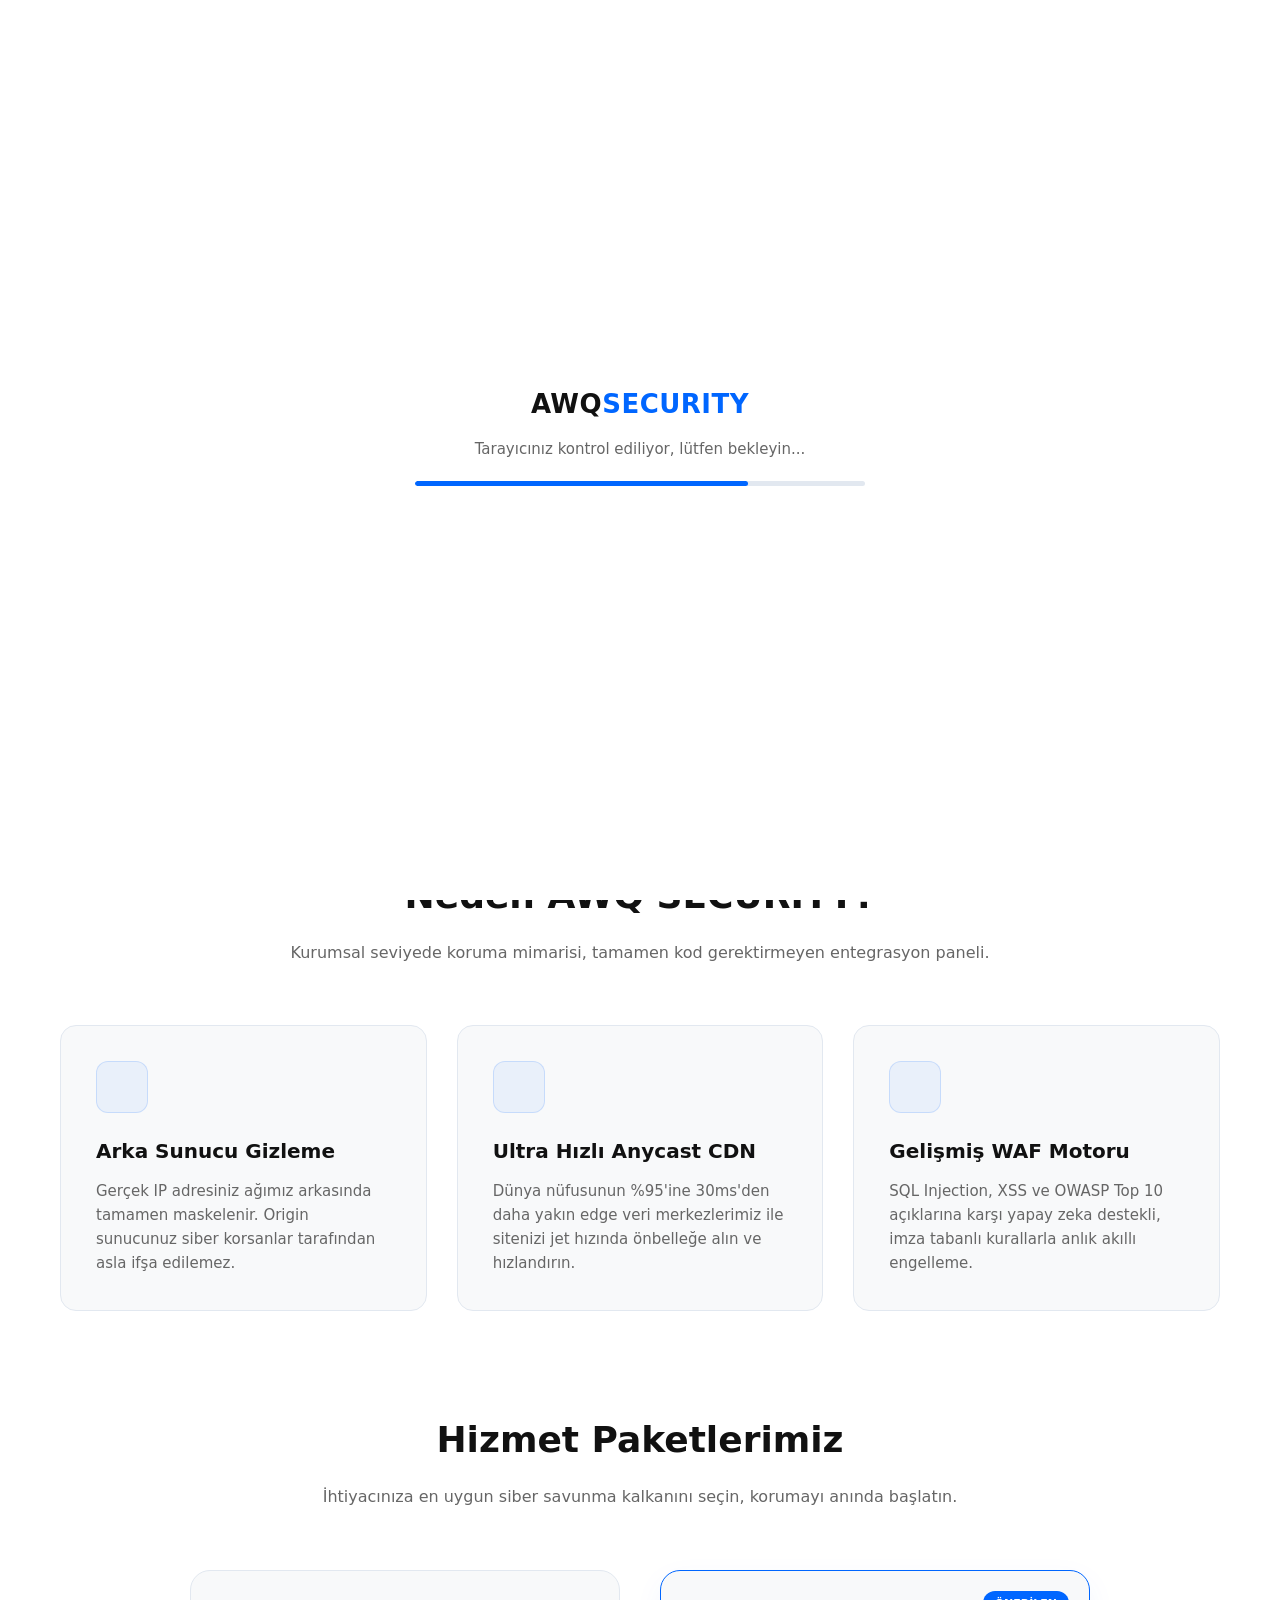
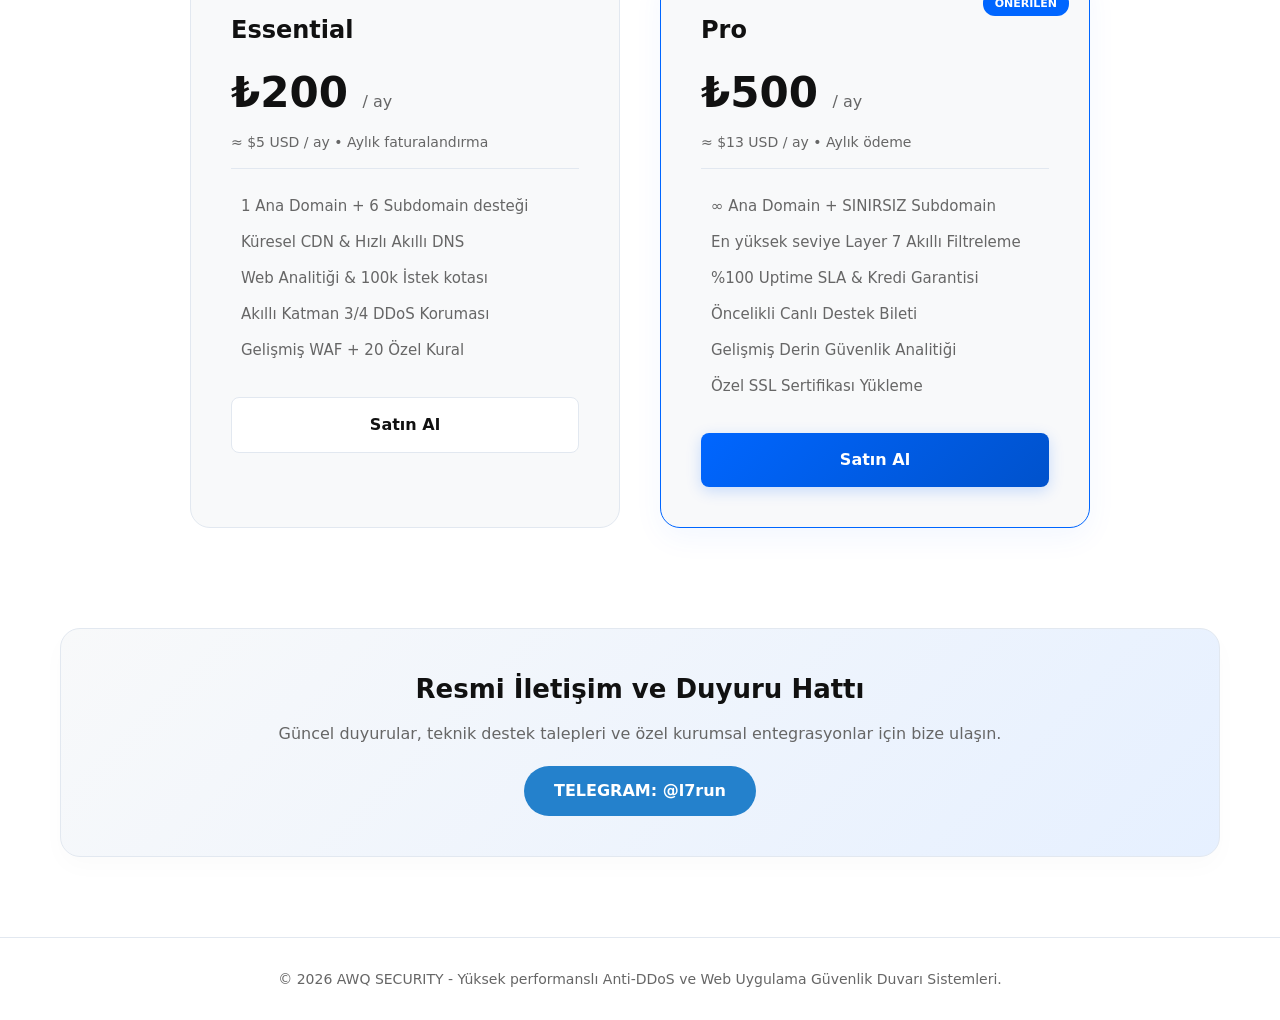
<file: index.html>
<!DOCTYPE html>
<html lang="tr">
<head>
    <meta charset="UTF-8">
    <meta name="viewport" content="width=device-width, initial-scale=1.0">
    <title>AWQ SECURITY // Next-Gen Anti-DDoS & Web Application Firewall</title>
    <link rel="stylesheet" href="https://cloudflare.com">
    <style>
        :root {
            --awq-bg-white: #ffffff;      /* Temiz beyaz ana arka plan */
            --awq-bg-card: #f8f9fa;       /* Hafif gri-beyaz kurumsal kartlar */
            --awq-accent-blue: #0066ff;   /* İstediğiniz parlak siber mavi */
            --awq-accent-glow: #0052cc;   /* Koyu mavi tonları */
            --awq-text-main: #111111;     /* Beyaz temada okunabilir koyu yazılar */
            --awq-text-muted: #666666;    /* Gri yardımcı yazılar */
            --awq-border: #e2e8f0;        /* Temiz ince kenarlık çizgileri */
            --awq-neon-green: #00cc44;
        }
        * { margin: 0; padding: 0; box-sizing: border-box; font-family: system-ui, -apple-system, BlinkMacSystemFont, sans-serif; }
        body {
            background-color: var(--awq-bg-white); color: var(--awq-text-main);
            line-height: 1.6; overflow-x: hidden;
        }
        /* --- AWQ WAF BEYAZ UAM DOĞRULAMA EKRANI --- */
        #awq-uam-overlay {
            position: fixed; top: 0; left: 0; width: 100%; height: 100%; background: var(--awq-bg-white); z-index: 99999;
            display: flex; flex-direction: column; justify-content: center; align-items: center; transition: opacity 0.5s ease, visibility 0.5s ease;
        }
        .awq-uam-wrapper { width: 90%; max-width: 450px; text-align: center; }
        .awq-uam-title { font-size: 26px; font-weight: 800; color: var(--awq-text-main); margin-bottom: 12px; letter-spacing: 0.5px; }
        .awq-uam-title span { color: var(--awq-accent-blue); }
        .awq-uam-loading-text { color: var(--awq-text-muted); font-size: 15px; margin-bottom: 20px; transition: all 0.5s ease; position: relative; }
        .awq-uam-bar-bg { width: 100%; height: 5px; background: #e2e8f0; border-radius: 3px; overflow: hidden; margin-bottom: 30px; transition: all 0.5s ease; }
        .awq-uam-bar-fill { width: 0%; height: 100%; background: var(--awq-accent-blue); border-radius: 3px; }
        .awq-fade-slide-out { opacity: 0; transform: translateX(50px); filter: blur(5px); }
        /* Beyaz Captcha Kutusu */
        .awq-captcha-box {
            background: var(--awq-bg-card); border: 1px solid var(--awq-border); border-radius: 8px; padding: 22px;
            display: none; justify-content: space-between; align-items: center; box-shadow: 0 10px 25px rgba(0, 102, 255, 0.05); opacity: 0; transform: scale(0.9); transition: all 0.5s ease;
        }
        .awq-captcha-left { display: flex; align-items: center; gap: 15px; cursor: pointer; }
        .awq-captcha-check { width: 26px; height: 26px; border: 2px solid #cbd5e1; border-radius: 4px; display: flex; align-items: center; justify-content: center; transition: 0.3s; background: #ffffff; }
        .awq-captcha-check:hover { border-color: var(--awq-accent-blue); }
        .awq-captcha-check i { font-size: 14px; color: var(--awq-neon-green); display: none; }
        .awq-captcha-text { color: var(--awq-text-main); font-size: 15px; font-weight: 500; user-select: none; }
        .awq-captcha-logo { text-align: right; }
        .awq-captcha-logo i { font-size: 24px; color: var(--awq-accent-blue); margin-bottom: 2px; }
        .awq-captcha-logo p { font-size: 10px; color: var(--awq-text-muted); font-weight: bold; letter-spacing: 0.5px; }
        .awq-captcha-loading { width: 18px; height: 18px; border: 2px solid transparent; border-top-color: var(--awq-accent-blue); border-radius: 50%; display: none; animation: awq-spin 0.8s linear infinite; }
        @keyframes awq-spin { to { transform: rotate(360deg); } }
    </style>
</head>
<body>
    <div id="awq-uam-overlay">
        <div class="awq-uam-wrapper">
            <div class="awq-uam-title">AWQ<span>SECURITY</span></div>
            <div id="awq-txt" class="awq-uam-loading-text"><i class="fa-solid fa-circle-notch fa-spin"></i> Tarayıcınız kontrol ediliyor, lütfen bekleyin...</div>
            <div id="awq-bar" class="awq-uam-bar-bg"><div id="awq-fill" class="awq-uam-bar-fill"></div></div>
            <div id="awq-captcha" class="awq-captcha-box">
                <div class="awq-captcha-left" id="captchaTrigger">
                    <div class="awq-captcha-check" id="captchaCheck"><i class="fa-solid fa-check"></i><div class="awq-captcha-loading" id="captchaLoad"></div></div>
                    <span class="awq-captcha-text" id="captchaStatusText">Ben robot değilim</span>
                </div>
                <div class="awq-captcha-logo"><i class="fa-solid fa-shield-halved"></i><p>AWQ WAF</p></div>
            </div>
        </div>
    </div>
    <style>
        /* --- BEYAZ ANA SİTE NAVBAR VE HERO STİLLERİ --- */
        .awq-navbar {
            background: rgba(255, 255, 255, 0.85); backdrop-filter: blur(12px); border-bottom: 1px solid var(--awq-border);
            padding: 20px 8%; display: flex; justify-content: space-between; align-items: center; position: fixed; width: 100%; top: 0; z-index: 1000;
        }
        .awq-logo { font-size: 24px; font-weight: 800; color: var(--awq-text-main); text-decoration: none; }
        .awq-logo span { color: var(--awq-accent-blue); }
        .awq-nav-links a { color: var(--awq-text-muted); text-decoration: none; margin-left: 30px; font-size: 15px; font-weight: 500; transition: 0.3s; }
        .awq-nav-links a:hover { color: var(--awq-accent-blue); }
        .awq-btn-contact { background: transparent; border: 1px solid var(--awq-accent-blue); color: var(--awq-accent-blue); padding: 8px 20px; border-radius: 20px; text-decoration: none; font-size: 14px; font-weight: 600; transition: 0.3s; }
        .awq-btn-contact:hover { background: rgba(0, 102, 255, 0.08); }
        .awq-hero-container { max-width: 1200px; margin: 160px auto 80px auto; padding: 0 20px; display: grid; grid-template-columns: 1.2fr 0.8fr; gap: 40px; align-items: center; }
        .awq-badge { display: inline-flex; align-items: center; gap: 8px; padding: 6px 14px; background: rgba(0, 102, 255, 0.05); border: 1px solid var(--awq-border); color: var(--awq-accent-blue); border-radius: 30px; font-size: 13px; font-weight: 600; margin-bottom: 25px; }
        .awq-badge i { color: var(--awq-neon-green); }
        .awq-hero-content h1 { font-size: 46px; font-weight: 800; color: var(--awq-text-main); line-height: 1.2; margin-bottom: 20px; }
        .awq-hero-content p { color: var(--awq-text-muted); font-size: 18px; margin-bottom: 35px; max-width: 600px; }
        .awq-action-buttons { display: flex; gap: 20px; }
        .awq-btn-primary { background: linear-gradient(135deg, var(--awq-accent-blue) 0%, var(--awq-accent-glow) 100%); color: #ffffff; border: none; padding: 14px 30px; border-radius: 8px; font-weight: 600; cursor: pointer; box-shadow: 0 4px 15px rgba(0, 102, 255, 0.2); transition: 0.3s; text-decoration: none; }
        .awq-btn-primary:hover { box-shadow: 0 6px 22px rgba(0, 102, 255, 0.4); transform: translateY(-2px); }
        .awq-btn-secondary { background: #ffffff; border: 1px solid var(--awq-border); color: var(--awq-text-main); padding: 14px 30px; border-radius: 8px; font-weight: 600; cursor: pointer; transition: 0.3s; text-decoration: none; }
        .awq-btn-secondary:hover { border-color: var(--awq-accent-blue); background: var(--awq-bg-card); }
        .awq-hero-visual { display: flex; justify-content: center; }
        .awq-shield-glow { width: 280px; height: 280px; background: var(--awq-bg-card); border: 1px solid var(--awq-border); border-radius: 24px; display: flex; flex-direction: column; justify-content: center; align-items: center; box-shadow: 0 10px 30px rgba(0,0,0,0.02); border-color: rgba(0, 102, 255, 0.2); animation: awq-pulse 3s infinite alternate; }
        .awq-shield-glow i { font-size: 85px; color: var(--awq-accent-blue); margin-bottom: 20px; }
        .awq-shield-glow span { font-size: 13px; color: var(--awq-text-muted); text-transform: uppercase; letter-spacing: 2px; font-weight: bold; }
        @keyframes awq-pulse { 0% { box-shadow: 0 10px 30px rgba(0, 102, 255, 0.03); border-color: rgba(0, 102, 255, 0.2); } 100% { box-shadow: 0 15px 40px rgba(0, 102, 255, 0.15); border-color: rgba(0, 102, 255, 0.5); } }
    </style>

    <nav class="awq-navbar">
        <a href="#" class="awq-logo">AWQ<span>SECURITY</span></a>
        <div class="awq-nav-links">
            <a href="#ozellikler">Özellikler</a><a href="#paketler">Paketler</a><a href="admin.html" class="awq-btn-contact">Yönetim Paneli</a>
        </div>
    </nav>

    <section class="awq-hero-container">
        <div class="awq-hero-content">
            <div class="awq-badge"><i class="fa-solid fa-circle-check"></i> Yeni Nesil Küresel Bulut Altyapısı Aktif</div>
            <h1>Gerçek Zamanlı Anti-DDoS + WAF Altyapısı</h1>
            <p>AWQ SECURITY küresel Anycast ağı ile web sitelerinizi, API'lerinizi ve uygulamalarınızı Layer 3-7 siber saldırılarına karşı milisaniyeler içinde koruyun. Sıfır gecikme, yapay zeka tabanlı dinamik filtreleme.</p>
            <div class="awq-action-buttons">
                <a href="#paketler" class="awq-btn-primary">Hemen Başla</a>
                <a href="#ozellikler" class="awq-btn-secondary">Altyapıyı İncele</a>
            </div>
        </div>
        <div class="awq-hero-visual">
            <div class="awq-shield-glow">
                <i class="fa-solid fa-shield-halved"></i>
                <span>AWQ CORE ACTIVE</span>
            </div>
        </div>
    </section>
    <style>
        /* --- İSTATİSTİK ŞERİDİ VE YENİ İKONLU KARTLAR --- */
        .awq-stats-strip { max-width: 1200px; margin: 0 auto 100px auto; padding: 0 20px; display: grid; grid-template-columns: repeat(4, 1fr); gap: 20px; }
        .awq-stat-card { background: var(--awq-bg-card); border: 1px solid var(--awq-border); padding: 25px; border-radius: 12px; text-align: center; }
        .awq-stat-card h3 { font-size: 32px; color: var(--awq-text-main); font-weight: 700; margin-bottom: 5px; }
        .awq-stat-card p { color: var(--awq-text-muted); font-size: 14px; }
        .awq-features-section { max-width: 1200px; margin: 0 auto 100px auto; padding: 0 20px; }
        .awq-section-title { text-align: center; margin-bottom: 60px; }
        .awq-section-title h2 { font-size: 36px; font-weight: 800; margin-bottom: 15px; color: var(--awq-text-main); }
        .awq-section-title p { color: var(--awq-text-muted); font-size: 16px; }
        .awq-features-grid { display: grid; grid-template-columns: repeat(3, 1fr); gap: 30px; }
        .awq-feature-card { background: var(--awq-bg-card); border: 1px solid var(--awq-border); padding: 35px; border-radius: 16px; transition: all 0.4s ease; }
        .awq-feature-card:hover { border-color: rgba(0, 102, 255, 0.3); box-shadow: 0 12px 30px rgba(0, 102, 255, 0.05); transform: translateY(-5px); }
        .awq-feature-icon { width: 52px; height: 52px; background: rgba(0, 102, 255, 0.06); border: 1px solid rgba(0, 102, 255, 0.15); border-radius: 12px; display: flex; align-items: center; justify-content: center; margin-bottom: 22px; }
        .awq-feature-icon i { font-size: 24px; color: var(--awq-accent-blue); }
        .awq-feature-card h3 { font-size: 20px; margin-bottom: 12px; color: var(--awq-text-main); }
        .awq-feature-card p { color: var(--awq-text-muted); font-size: 15px; }
    </style>

    <section class="awq-stats-strip">
        <div class="awq-stat-card"><h3>300 Tbps+</h3><p>Küresel Ağ Kapasitesi</p></div>
        <div class="awq-stat-card"><h3>&lt; 15ms</h3><p>Ortalama Yanıt Süresi</p></div>
        <div class="awq-stat-card"><h3>%99.99</h3><p>Erişilebilirlik SLA</p></div>
        <div class="awq-stat-card"><h3>330+</h3><p>Küresel Edge Lokasyonu</p></div>
    </section>

    <section id="ozellikler" class="awq-features-section">
        <div class="awq-section-title"><h2>Neden AWQ SECURITY?</h2><p>Kurumsal seviyede koruma mimarisi, tamamen kod gerektirmeyen entegrasyon paneli.</p></div>
        <div class="awq-features-grid">
            <div class="awq-feature-card">
                <!-- Gri Kutu Yerine Siber Göz İkonu Eklendi -->
                <div class="awq-feature-icon"><i class="fa-solid fa-user-secret"></i></div>
                <h3>Arka Sunucu Gizleme</h3>
                <p>Gerçek IP adresiniz ağımız arkasında tamamen maskelenir. Origin sunucunuz siber korsanlar tarafından asla ifşa edilemez.</p>
            </div>
            <div class="awq-feature-card">
                <!-- Gri Kutu Yerine Küresel Dünya İkonu Eklendi -->
                <div class="awq-feature-icon"><i class="fa-solid fa-globe"></i></div>
                <h3>Ultra Hızlı Anycast CDN</h3>
                <p>Dünya nüfusunun %95'ine 30ms'den daha yakın edge veri merkezlerimiz ile sitenizi jet hızında önbelleğe alın ve hızlandırın.</p>
            </div>
            <div class="awq-feature-card">
                <!-- Gri Kutu Yerine Kalkan İkonu Eklendi -->
                <div class="awq-feature-icon"><i class="fa-solid fa-shield-halved"></i></div>
                <h3>Gelişmiş WAF Motoru</h3>
                <p>SQL Injection, XSS ve OWASP Top 10 açıklarına karşı yapay zeka destekli, imza tabanlı kurallarla anlık akıllı engelleme.</p>
            </div>
        </div>
    </section>
    <style>
        /* --- FİYATLANDIRMA, TELEGRAM BANNER VE SİHİRLİ JS MOTORU --- */
        .awq-pricing-section { max-width: 1200px; margin: 0 auto 100px auto; padding: 0 20px; }
        .awq-pricing-grid { display: grid; grid-template-columns: repeat(2, 1fr); gap: 40px; max-width: 900px; margin: 0 auto; }
        .awq-price-card { background: var(--awq-bg-card); border: 1px solid var(--awq-border); padding: 40px; border-radius: 20px; position: relative; transition: all 0.4s ease; }
        .awq-price-card.featured { border-color: var(--awq-accent-blue); box-shadow: 0 10px 30px rgba(0, 102, 255, 0.05); }
        .awq-price-badge { position: absolute; top: 20px; right: 20px; background: var(--awq-accent-blue); color: #ffffff; padding: 4px 12px; border-radius: 12px; font-size: 11px; font-weight: bold; text-transform: uppercase; }
        .awq-price-card h3 { font-size: 24px; margin-bottom: 10px; color: var(--awq-text-main); }
        .awq-price-amount { font-size: 42px; font-weight: 800; color: var(--awq-text-main); margin-bottom: 5px; }
        .awq-price-amount span { font-size: 16px; color: var(--awq-text-muted); font-weight: 400; }
        .awq-price-desc { color: var(--awq-text-muted); font-size: 14px; margin-bottom: 25px; border-bottom: 1px solid var(--awq-border); padding-bottom: 15px; }
        .awq-price-features { list-style: none; margin-bottom: 35px; }
        .awq-price-features li { margin-bottom: 12px; font-size: 15px; color: var(--awq-text-muted); display: flex; align-items: center; gap: 10px; }
        .awq-price-features li i { color: var(--awq-neon-green); }
        .awq-telegram-banner { max-width: 1200px; margin: 0 auto 80px auto; padding: 0 20px; }
        .awq-tg-box { background: linear-gradient(135deg, #f8f9fa 0%, #e6f0ff 100%); border: 1px solid var(--awq-border); border-radius: 20px; padding: 40px; text-align: center; box-shadow: 0 10px 25px rgba(0,0,0,0.02); }
        .awq-tg-box i { font-size: 48px; color: #2481cc; margin-bottom: 15px; }
        .awq-tg-box h2 { font-size: 26px; margin-bottom: 10px; color: var(--awq-text-main); }
        .awq-tg-box p { color: var(--awq-text-muted); margin-bottom: 20px; }
        .awq-tg-link { display: inline-block; background: #2481cc; color: white; text-decoration: none; padding: 12px 30px; border-radius: 30px; font-weight: 600; transition: 0.3s; }
        .awq-tg-link:hover { background: #1c6fa3; box-shadow: 0 5px 15px rgba(36, 129, 204, 0.3); transform: translateY(-1px); }
        footer { border-top: 1px solid var(--awq-border); padding: 30px 20px; text-align: center; color: var(--awq-text-muted); font-size: 14px; }
    </style>

    <section id="paketler" class="awq-pricing-section">
        <div class="awq-section-title"><h2>Hizmet Paketlerimiz</h2><p>İhtiyacınıza en uygun siber savunma kalkanını seçin, korumayı anında başlatın.</p></div>
        <div class="awq-pricing-grid">
            <div class="awq-price-card">
                <h3>Essential</h3><div class="awq-price-amount">₺200 <span>/ ay</span></div><div class="awq-price-desc">≈ $5 USD / ay • Aylık faturalandırma</div>
                <ul class="awq-price-features">
                    <li><i class="fa-solid fa-check"></i> 1 Ana Domain + 6 Subdomain desteği</li><li><i class="fa-solid fa-check"></i> Küresel CDN & Hızlı Akıllı DNS</li><li><i class="fa-solid fa-check"></i> Web Analitiği & 100k İstek kotası</li><li><i class="fa-solid fa-check"></i> Akıllı Katman 3/4 DDoS Koruması</li><li><i class="fa-solid fa-check"></i> Gelişmiş WAF + 20 Özel Kural</li>
                </ul>
                <a href="https://t.me" target="_blank" class="awq-btn-secondary" style="display:block; text-align:center;">Satın Al</a>
            </div>
            <div class="awq-price-card featured">
                <div class="awq-price-badge">Önerilen</div><h3>Pro</h3><div class="awq-price-amount">₺500 <span>/ ay</span></div><div class="awq-price-desc">≈ $13 USD / ay • Aylık ödeme</div>
                <ul class="awq-price-features">
                    <li><i class="fa-solid fa-check"></i> ∞ Ana Domain + SINIRSIZ Subdomain</li><li><i class="fa-solid fa-check"></i> En yüksek seviye Layer 7 Akıllı Filtreleme</li><li><i class="fa-solid fa-check"></i> %100 Uptime SLA & Kredi Garantisi</li><li><i class="fa-solid fa-check"></i> Öncelikli Canlı Destek Bileti</li><li><i class="fa-solid fa-check"></i> Gelişmiş Derin Güvenlik Analitiği</li><li><i class="fa-solid fa-check"></i> Özel SSL Sertifikası Yükleme</li>
                </ul>
                <a href="https://t.me" target="_blank" class="awq-btn-primary" style="display:block; text-align:center;">Satın Al</a>
            </div>
        </div>
    </section>

    <section class="awq-telegram-banner">
        <div class="awq-tg-box"><i class="fa-brands fa-telegram"></i><h2>Resmi İletişim ve Duyuru Hattı</h2><p>Güncel duyurular, teknik destek talepleri ve özel kurumsal entegrasyonlar için bize ulaşın.</p><a href="https://t.me" target="_blank" class="awq-tg-link">TELEGRAM: @l7run</a></div>
    </section>

    <footer><p>© 2026 AWQ SECURITY - Yüksek performanslı Anti-DDoS ve Web Uygulama Güvenlik Duvarı Sistemleri.</p></footer>

    <script>
        window.addEventListener('DOMContentLoaded', () => {
            const fill = document.getElementById('awq-fill'); const txt = document.getElementById('awq-txt');
            const bar = document.getElementById('awq-bar'); const captcha = document.getElementById('awq-captcha');
            const trigger = document.getElementById('captchaTrigger'); const load = document.getElementById('captchaLoad');
            const statusText = document.getElementById('captchaStatusText'); const checkIcon = document.querySelector('#captchaCheck i');
            const overlay = document.getElementById('awq-uam-overlay');

            let progress = 0;
            const interval = setInterval(() => {
                progress += 2; fill.style.width = progress + '%';
                if(progress >= 100) {
                    clearInterval(interval);
                    txt.classList.add('awq-fade-slide-out'); bar.classList.add('awq-fade-slide-out');
                    setTimeout(() => {
                        txt.style.display = 'none'; bar.style.display = 'none';
                        captcha.style.display = 'flex';
                        setTimeout(() => { captcha.style.opacity = '1'; captcha.style.transform = 'scale(1)'; }, 50);
                    }, 500);
                }
            }, 40);

            trigger.addEventListener('click', () => {
                if(load.style.display === 'block' || checkIcon.style.display === 'block') return;
                load.style.display = 'block'; statusText.innerText = 'Doğrulanıyor...';
                setTimeout(() => {
                    load.style.display = 'none'; checkIcon.style.display = 'block';
                    statusText.style.color = 'var(--awq-neon-green)'; statusText.innerText = 'Erişim Onaylandı!';
                    setTimeout(() => { overlay.style.opacity = '0'; overlay.style.visibility = 'hidden'; }, 1000);
                }, 2000);
            });
        });
    </script>
</body>
</html>
</file>
